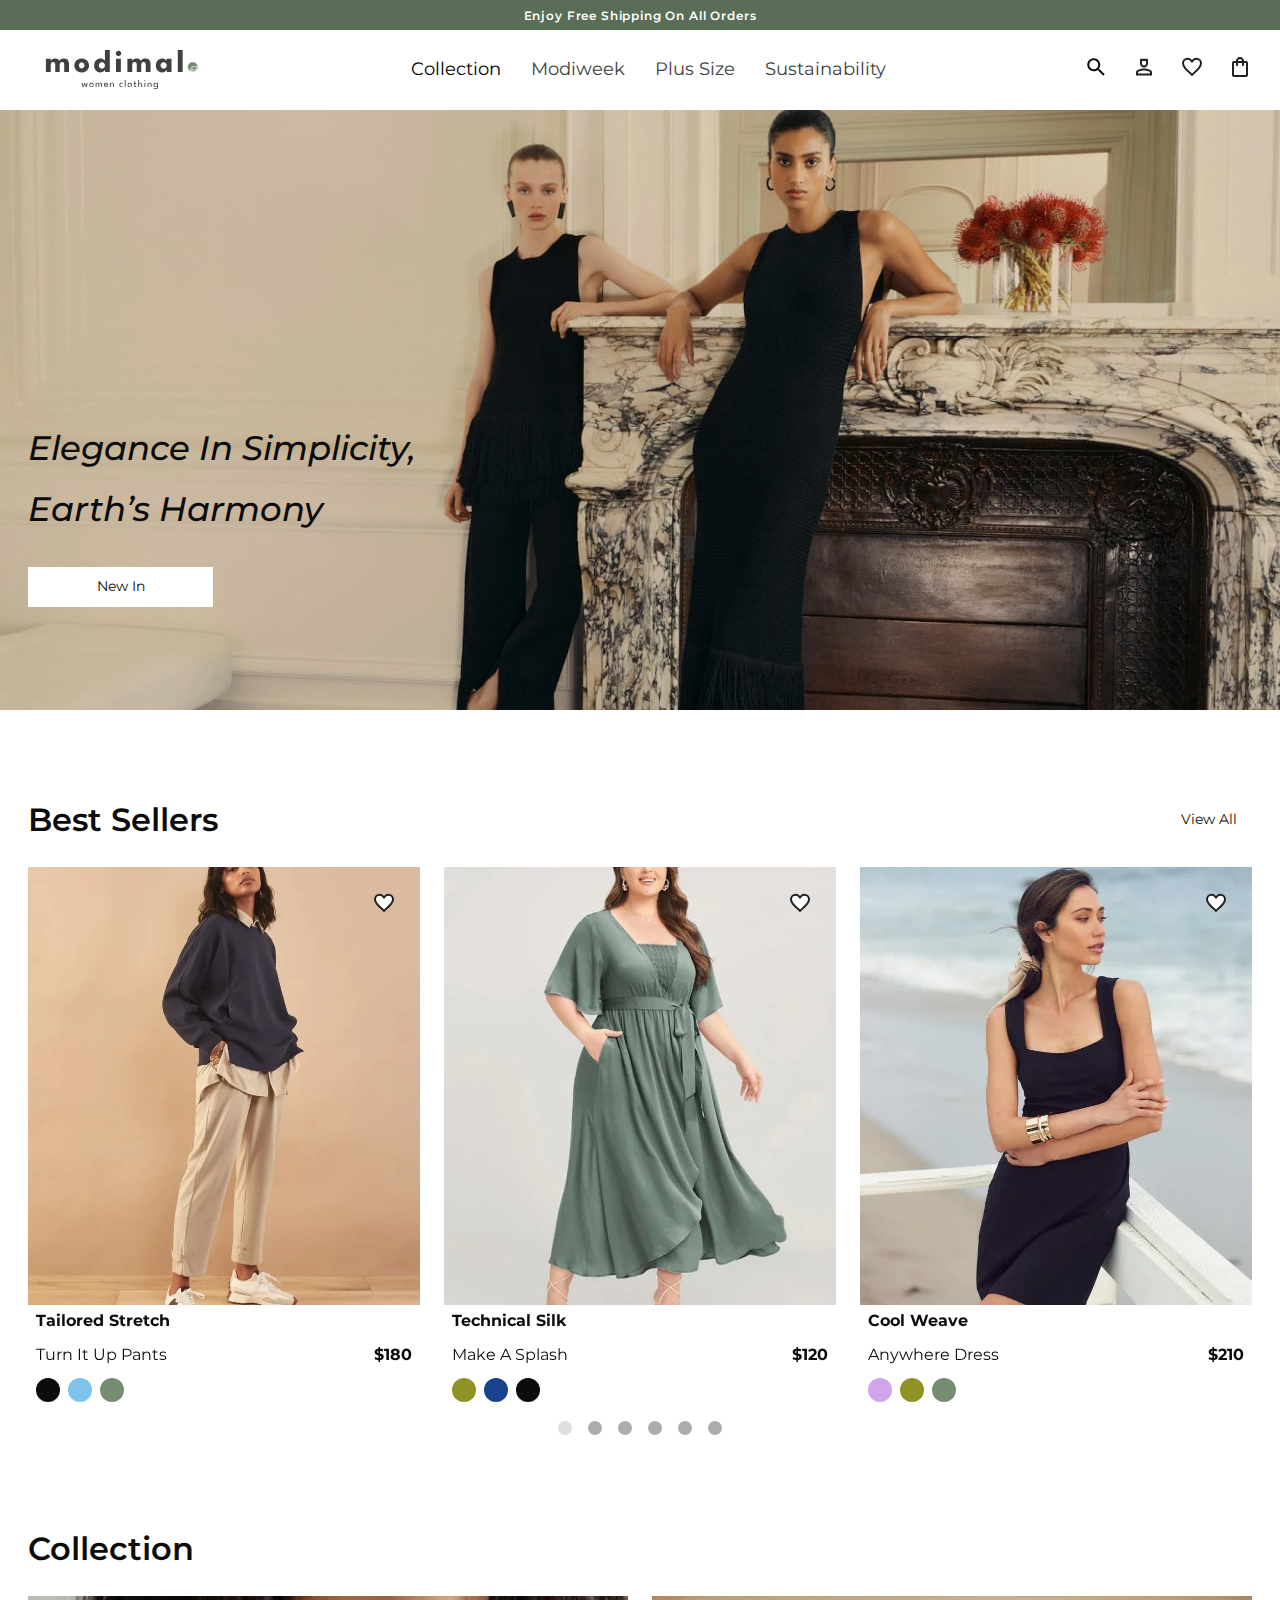
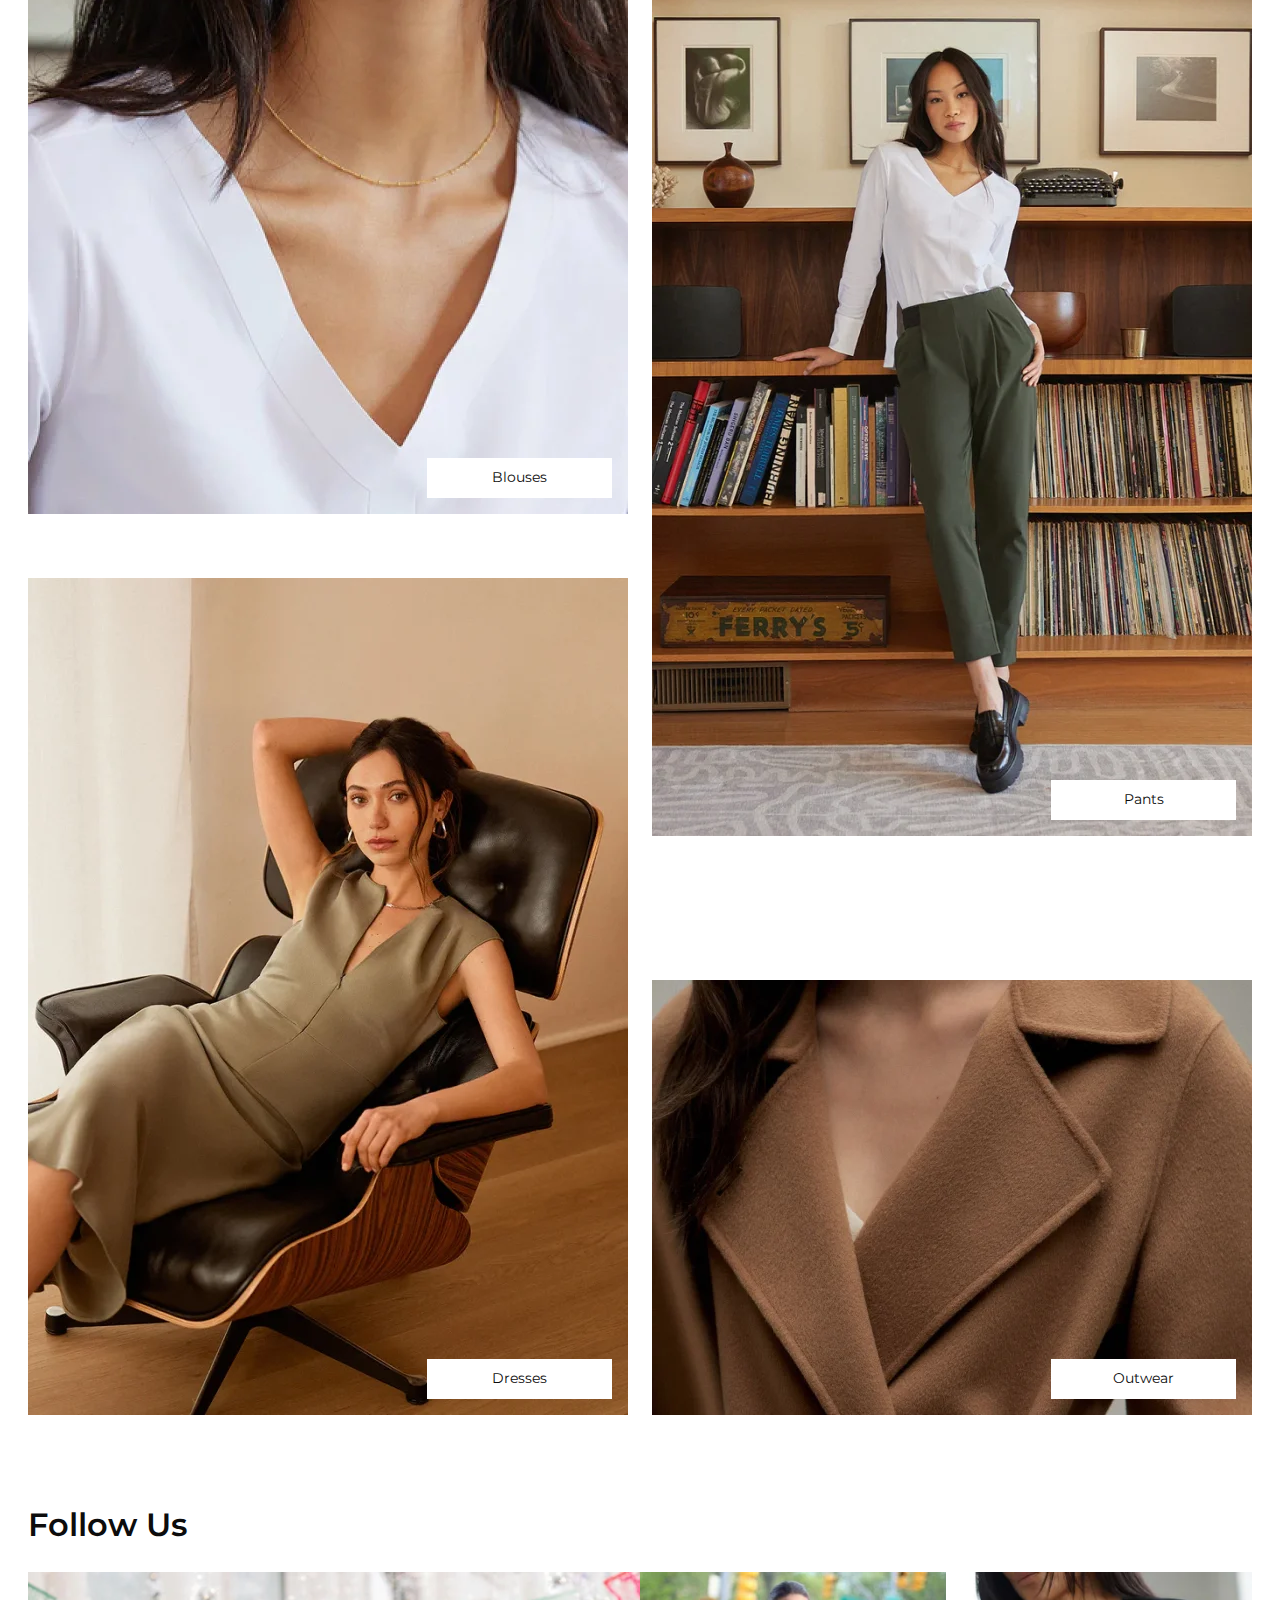
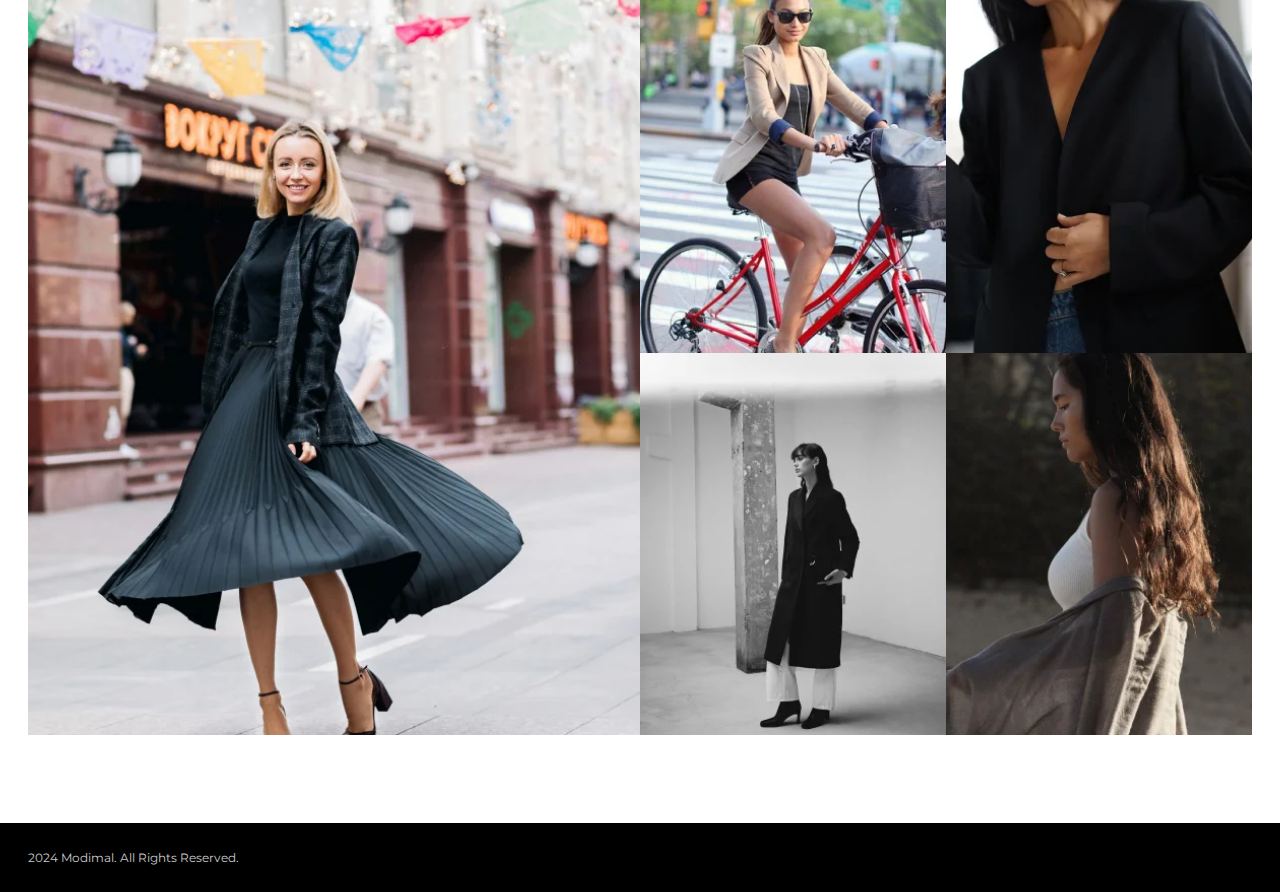
<file: docs/index.html>
<!DOCTYPE html><html lang="en"><head><meta charset="UTF-8"/><meta http-equiv="X-UA-Compatible" content="IE=edge"/><meta name="viewport" content="width=device-width, initial-scale=1.0"/><title>Modimal | ВебКадеми</title><link rel="stylesheet" href="./css/main.css"/><link rel="icon" type="image/x-icon" href="./img/favicons/favicon.svg"><link rel="apple-touch-icon" sizes="180x180" href="./img/favicons/apple-touch-icon.png"></head><body><section class="top-info"><div class="container"><p>Enjoy Free Shipping On&#160;All Orders</p></div></section><header class="header"><div class="container"><div class="header__row"><div class="header__logo"> <a href="#!" class="logo"><img src="./img/logo/logo.svg" alt="Modimal"></a></div><nav class="header__nav nav"><ul class="nav__list"><li><a href="#!" class="active">Collection</a></li><li><a href="#!">Modiweek</a></li><li><a href="#!">Plus Size</a></li><li><a href="#!">Sustainability</a></li></ul></nav><div class="header__account header__account--first"><ul class="account"><li class="account__menu"> <button class="mobile-nav-btn"><div class="nav-icon"></div></button></li><li class="account__search"> <a href="#!"><svg class="icon icon--search"><use href="./img/svgsprite/sprite.symbol.svg#search"></use></svg></a></li><li> <a href="#!"><svg class="icon icon--person"><use href="./img/svgsprite/sprite.symbol.svg#person"></use></svg></a></li></ul></div><div class="header__account"><ul class="account"><li> <a href="#!"><svg class="icon icon--favorite"><use href="./img/svgsprite/sprite.symbol.svg#favorite"></use></svg></a></li><li> <a href="#!"><svg class="icon icon--bag"><use href="./img/svgsprite/sprite.symbol.svg#bag"></use></svg></a></li></ul></div><div class="header__nav-btn"> <button class="mobile-nav-btn"><div class="nav-icon"></div></button></div></div></div></header><div class="mobile-nav"><div class="mobile-nav__links"><ul class="mobile-links"><li class="mobile-links__parent"> <button class="mobile-links__parent-btn"> <span class="mobile-links__parent-title">collection</span><svg class="mobile-links__parent-btn__icon icon icon--arrow-down"><use href="./img/svgsprite/sprite.symbol.svg#arrow-down"></use></svg></button><div class="mobile-sub"><ul class="mobile-sub-list"><li class="mobile-sub-list__item"><a href="#!" class="mobile-sub-list__link">shop all</a></li><li class="mobile-sub-list__item"><a href="#!" class="mobile-sub-list__link">tops & blouses</a></li><li class="mobile-sub-list__item"><a href="#!" class="mobile-sub-list__link">tees</a></li><li class="mobile-sub-list__item"><a href="#!" class="mobile-sub-list__link">pants</a></li><li class="mobile-sub-list__item"><a href="#!" class="mobile-sub-list__link">jackets & outwears</a></li><li class="mobile-sub-list__item"><a href="#!" class="mobile-sub-list__link">pullovers</a></li><li class="mobile-sub-list__item"><a href="#!" class="mobile-sub-list__link">dresses & jumpsuits</a></li><li class="mobile-sub-list__item"><a href="#!" class="mobile-sub-list__link">short & skirts</a></li></ul></div></li><li class="mobile-links__parent"> <button class="mobile-links__parent-btn"> <span class="mobile-links__parent-title">New in</span><svg class="mobile-links__parent-btn__icon icon icon--arrow-down"><use href="./img/svgsprite/sprite.symbol.svg#arrow-down"></use></svg></button><div class="mobile-sub"><ul class="mobile-sub-list"><li class="mobile-sub-list__item"><a href="#!" class="mobile-sub-list__link">shop all</a></li><li class="mobile-sub-list__item"><a href="#!" class="mobile-sub-list__link">tops & blouses</a></li><li class="mobile-sub-list__item"><a href="#!" class="mobile-sub-list__link">tees</a></li><li class="mobile-sub-list__item"><a href="#!" class="mobile-sub-list__link">pants</a></li><li class="mobile-sub-list__item"><a href="#!" class="mobile-sub-list__link">jackets & outwears</a></li><li class="mobile-sub-list__item"><a href="#!" class="mobile-sub-list__link">pullovers</a></li><li class="mobile-sub-list__item"><a href="#!" class="mobile-sub-list__link">dresses & jumpsuits</a></li><li class="mobile-sub-list__item"><a href="#!" class="mobile-sub-list__link">short & skirts</a></li></ul></div></li><li class="mobile-links__parent"> <button class="mobile-links__parent-btn"> <span class="mobile-links__parent-title">modiweek</span><svg class="mobile-links__parent-btn__icon icon icon--arrow-down"><use href="./img/svgsprite/sprite.symbol.svg#arrow-down"></use></svg></button><div class="mobile-sub"><ul class="mobile-sub-list"><li class="mobile-sub-list__item"><a href="#!" class="mobile-sub-list__link">shop all</a></li><li class="mobile-sub-list__item"><a href="#!" class="mobile-sub-list__link">tops & blouses</a></li><li class="mobile-sub-list__item"><a href="#!" class="mobile-sub-list__link">tees</a></li><li class="mobile-sub-list__item"><a href="#!" class="mobile-sub-list__link">pants</a></li><li class="mobile-sub-list__item"><a href="#!" class="mobile-sub-list__link">jackets & outwears</a></li><li class="mobile-sub-list__item"><a href="#!" class="mobile-sub-list__link">pullovers</a></li><li class="mobile-sub-list__item"><a href="#!" class="mobile-sub-list__link">dresses & jumpsuits</a></li><li class="mobile-sub-list__item"><a href="#!" class="mobile-sub-list__link">short & skirts</a></li></ul></div></li></ul></div><div class="mobile-nav__btns"> <a href="#!" class="btn-outline"><svg class="icon icon--person"><use href="./img/svgsprite/sprite.symbol.svg#person"></use></svg>Log In</a> <a href="#!" class="btn-outline">Create Account</a></div></div><main class="main"><section class="hero"><div class="container"><div class="hero__content"><h1 class="hero__title">Elegance in&#160;simplicity, Earth&#8217;s harmony</h1> <a href="#!" class="btn">New In</a></div></div></section><section class="best"><div class="container"><div class="best__title-wrapper"><h2 class="best__title title">Best Sellers</h2><div class="best__link"> <a href="#!" class="btn btn--small">View All</a></div></div><div class="best__cards"><div class="swiper"><div class="swiper-wrapper"><div class="swiper-slide"><article class="card"><div class="card__fav-btn"> <button class="card__btn-fav"><svg class="icon icon--favorite"><use href="./img/svgsprite/sprite.symbol.svg#favorite"></use></svg></button></div><div class="card__picture"><picture><source srcset="./img/best/best-01.webp 1x, ./img/best/best-01@2x.webp 2x" type="image/webp"><source srcset="./img/best/best-01.jpg 1x, ./img/best/best-01@2x.jpg 2x" type="image/jpeg"> <img src="./img/best/best-01.jpg" alt="tailored stretch" class="card__img"></picture></div><div class="card__body"><h3 class="card__title"><a href="#!">tailored stretch</a></h3><div class="card__cols"><div class="card__desc">turn it&#160;up&#160;pants</div><div class="card__price">$180</div></div><div class="card__colors"><div class="color color--black"></div><div class="color color--blue"></div><div class="color color--green"></div></div></div></article></div><div class="swiper-slide"><article class="card"><div class="card__fav-btn"> <button class="card__btn-fav"><svg class="icon icon--favorite"><use href="./img/svgsprite/sprite.symbol.svg#favorite"></use></svg></button></div><div class="card__picture"><picture><source srcset="./img/best/best-02.webp 1x, ./img/best/best-02@2x.webp 2x" type="image/webp"><source srcset="./img/best/best-02.jpg 1x, ./img/best/best-02@2x.jpg 2x" type="image/jpeg"> <img src="./img/best/best-02.jpg" alt="tailored stretch" class="card__img"></picture></div><div class="card__body"><h3 class="card__title"><a href="#!">Technical Silk</a></h3><div class="card__cols"><div class="card__desc">Make A&#160;Splash</div><div class="card__price">$120</div></div><div class="card__colors"><div class="color color--olive"></div><div class="color color--navy"></div><div class="color color--black"></div></div></div></article></div><div class="swiper-slide"><article class="card"><div class="card__fav-btn"> <button class="card__btn-fav"><svg class="icon icon--favorite"><use href="./img/svgsprite/sprite.symbol.svg#favorite"></use></svg></button></div><div class="card__picture"><picture><source srcset="./img/best/best-03.webp 1x, ./img/best/best-03@2x.webp 2x" type="image/webp"><source srcset="./img/best/best-03.jpg 1x, ./img/best/best-03@2x.jpg 2x" type="image/jpeg"> <img src="./img/best/best-03.jpg" alt="tailored stretch" class="card__img"></picture></div><div class="card__body"><h3 class="card__title"><a href="#!">Cool Weave</a></h3><div class="card__cols"><div class="card__desc">Anywhere Dress</div><div class="card__price">$210</div></div><div class="card__colors"><div class="color color--pink"></div><div class="color color--olive"></div><div class="color color--green"></div></div></div></article></div><div class="swiper-slide"><article class="card"><div class="card__fav-btn"> <button class="card__btn-fav"><svg class="icon icon--favorite"><use href="./img/svgsprite/sprite.symbol.svg#favorite"></use></svg></button></div><div class="card__picture"><picture><source srcset="./img/best/best-04.webp 1x, ./img/best/best-04@2x.webp 2x" type="image/webp"><source srcset="./img/best/best-04.jpg 1x, ./img/best/best-04@2x.jpg 2x" type="image/jpeg"> <img src="./img/best/best-04.jpg" alt="tailored stretch" class="card__img"></picture></div><div class="card__body"><h3 class="card__title"><a href="#!">Cool Dress</a></h3><div class="card__cols"><div class="card__desc">Anywhere Dress</div><div class="card__price">$210</div></div><div class="card__colors"><div class="color color--white"></div><div class="color color--black"></div><div class="color color--green"></div></div></div></article></div><div class="swiper-slide"><article class="card"><div class="card__fav-btn"> <button class="card__btn-fav"><svg class="icon icon--favorite"><use href="./img/svgsprite/sprite.symbol.svg#favorite"></use></svg></button></div><div class="card__picture"><picture><source srcset="./img/best/best-05.webp 1x, ./img/best/best-05@2x.webp 2x" type="image/webp"><source srcset="./img/best/best-05.jpg 1x, ./img/best/best-05@2x.jpg 2x" type="image/jpeg"> <img src="./img/best/best-05.jpg" alt="tailored stretch" class="card__img"></picture></div><div class="card__body"><h3 class="card__title"><a href="#!">Cool Blause</a></h3><div class="card__cols"><div class="card__desc">Anywhere Dress</div><div class="card__price">$210</div></div><div class="card__colors"><div class="color color--navy"></div><div class="color color--white"></div><div class="color color--green"></div></div></div></article></div><div class="swiper-slide"><article class="card"><div class="card__fav-btn"> <button class="card__btn-fav"><svg class="icon icon--favorite"><use href="./img/svgsprite/sprite.symbol.svg#favorite"></use></svg></button></div><div class="card__picture"><picture><source srcset="./img/best/best-06.webp 1x, ./img/best/best-06@2x.webp 2x" type="image/webp"><source srcset="./img/best/best-06.jpg 1x, ./img/best/best-06@2x.jpg 2x" type="image/jpeg"> <img src="./img/best/best-06.jpg" alt="tailored stretch" class="card__img"></picture></div><div class="card__body"><h3 class="card__title"><a href="#!">Summer Dress</a></h3><div class="card__cols"><div class="card__desc">Anywhere Dress</div><div class="card__price">$210</div></div><div class="card__colors"><div class="color color--white"></div><div class="color color--olive"></div><div class="color color--green"></div></div></div></article></div></div><div class="swiper-pagination"></div></div></div></div></section><section class="collection"><div class="container"><h2 class="collection__title title">Collection</h2><div class="collection__cols"><div class="collection__col"><article class="card-collection"><picture><source srcset="./img/collection/collection-01.webp 1x, ./img/collection/collection-01@2x.webp 2x" type="image/webp"><source srcset="./img/collection/collection-01.jpg 1x, ./img/collection/collection-01@2x.jpg 2x" type="image/jpeg"> <img src="./img/collection/collection-01.jpg" alt="" class="card-collection__img"></picture><div class="card-collection__link"> <a href="#!" class="btn btn--mobile-wide">Blouses</a></div></article><article class="card-collection"><picture><source srcset="./img/collection/collection-02.webp 1x, ./img/collection/collection-02@2x.webp 2x" type="image/webp"><source srcset="./img/collection/collection-02.jpg 1x, ./img/collection/collection-02@2x.jpg 2x" type="image/jpeg"> <img src="./img/collection/collection-02.jpg" alt="" class="card-collection__img"></picture><div class="card-collection__link"> <a href="#!" class="btn btn--mobile-wide">Dresses</a></div></article></div><div class="collection__col"><article class="card-collection"><picture><source srcset="./img/collection/collection-03.webp 1x, ./img/collection/collection-03@2x.webp 2x" type="image/webp"><source srcset="./img/collection/collection-03.jpg 1x, ./img/collection/collection-03@2x.jpg 2x" type="image/jpeg"> <img src="./img/collection/collection-03.jpg" alt="" class="card-collection__img"></picture><div class="card-collection__link"> <a href="#!" class="btn btn--mobile-wide">Pants</a></div></article><article class="card-collection"><picture><source srcset="./img/collection/collection-04.webp 1x, ./img/collection/collection-04@2x.webp 2x" type="image/webp"><source srcset="./img/collection/collection-04.jpg 1x, ./img/collection/collection-04@2x.jpg 2x" type="image/jpeg"> <img src="./img/collection/collection-04.jpg" alt="" class="card-collection__img"></picture><div class="card-collection__link"> <a href="#!" class="btn btn--mobile-wide">Outwear</a></div></article></div></div></div></section><section class="follow"><div class="container"><h2 class="follow__title title">Follow us</h2><div class="follow__grid"><picture><source srcset="./img/follow/follow-01.webp 1x, ./img/follow/follow-01@2x.webp 2x" type="image/webp"><source srcset="./img/follow/follow-01.jpg 1x, ./img/follow/follow-01@2x.jpg 2x" type="image/jpeg"> <img src="./img/follow/follow-01.jpg" alt="" class="follow__img"></picture><picture><source srcset="./img/follow/follow-02.webp 1x, ./img/follow/follow-02@2x.webp 2x" type="image/webp"><source srcset="./img/follow/follow-02.jpg 1x, ./img/follow/follow-02@2x.jpg 2x" type="image/jpeg"> <img src="./img/follow/follow-02.jpg" alt="" class="follow__img"></picture><picture><source srcset="./img/follow/follow-03.webp 1x, ./img/follow/follow-03@2x.webp 2x" type="image/webp"><source srcset="./img/follow/follow-03.jpg 1x, ./img/follow/follow-03@2x.jpg 2x" type="image/jpeg"> <img src="./img/follow/follow-03.jpg" alt="" class="follow__img"></picture><picture><source srcset="./img/follow/follow-04.webp 1x, ./img/follow/follow-04@2x.webp 2x" type="image/webp"><source srcset="./img/follow/follow-04.jpg 1x, ./img/follow/follow-04@2x.jpg 2x" type="image/jpeg"> <img src="./img/follow/follow-04.jpg" alt="" class="follow__img"></picture><picture><source srcset="./img/follow/follow-05.webp 1x, ./img/follow/follow-05@2x.webp 2x" type="image/webp"><source srcset="./img/follow/follow-05.jpg 1x, ./img/follow/follow-05@2x.jpg 2x" type="image/jpeg"> <img src="./img/follow/follow-05.jpg" alt="" class="follow__img"></picture></div></div></section></main><footer class="footer"><div class="container"><div class="footer__copyright"><p>2024 modimal. All Rights Reserved.</p></div></div></footer><script src="./js/index.bundle.js"></script></body></html>
</file>
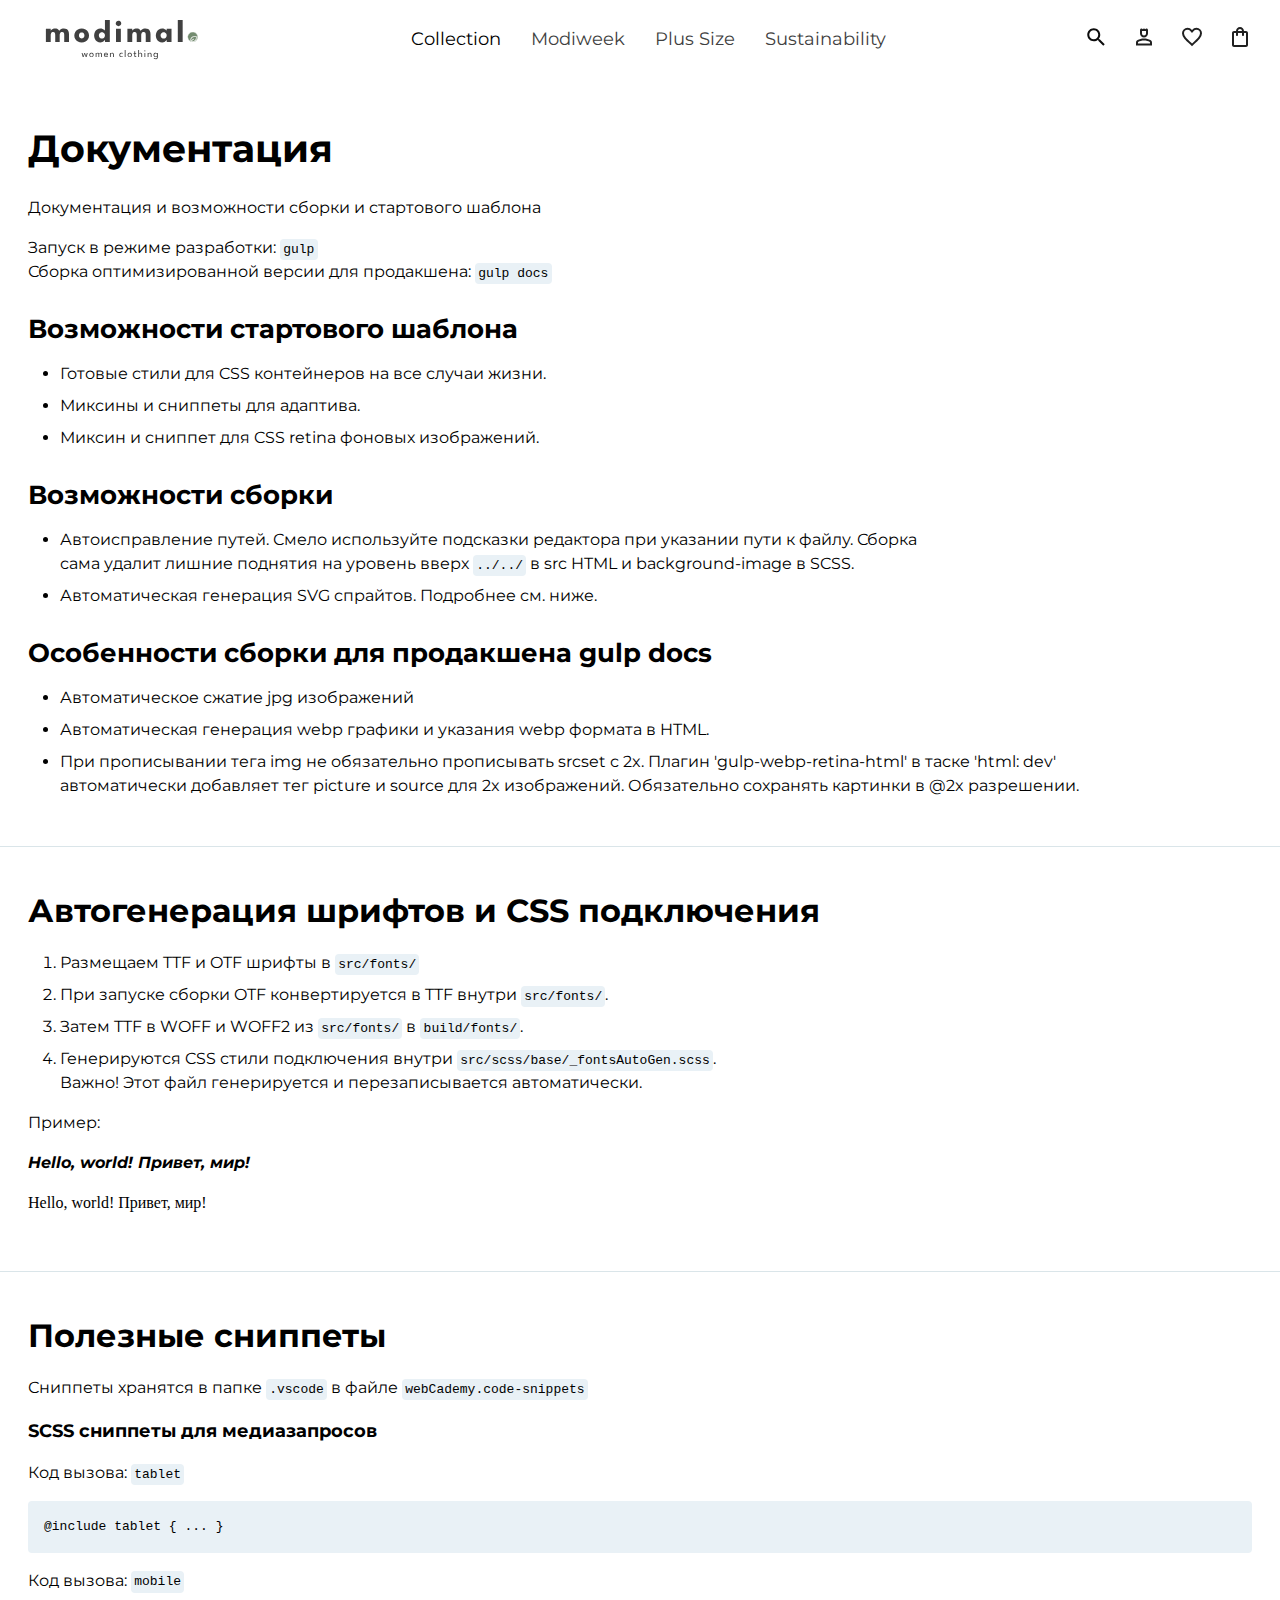
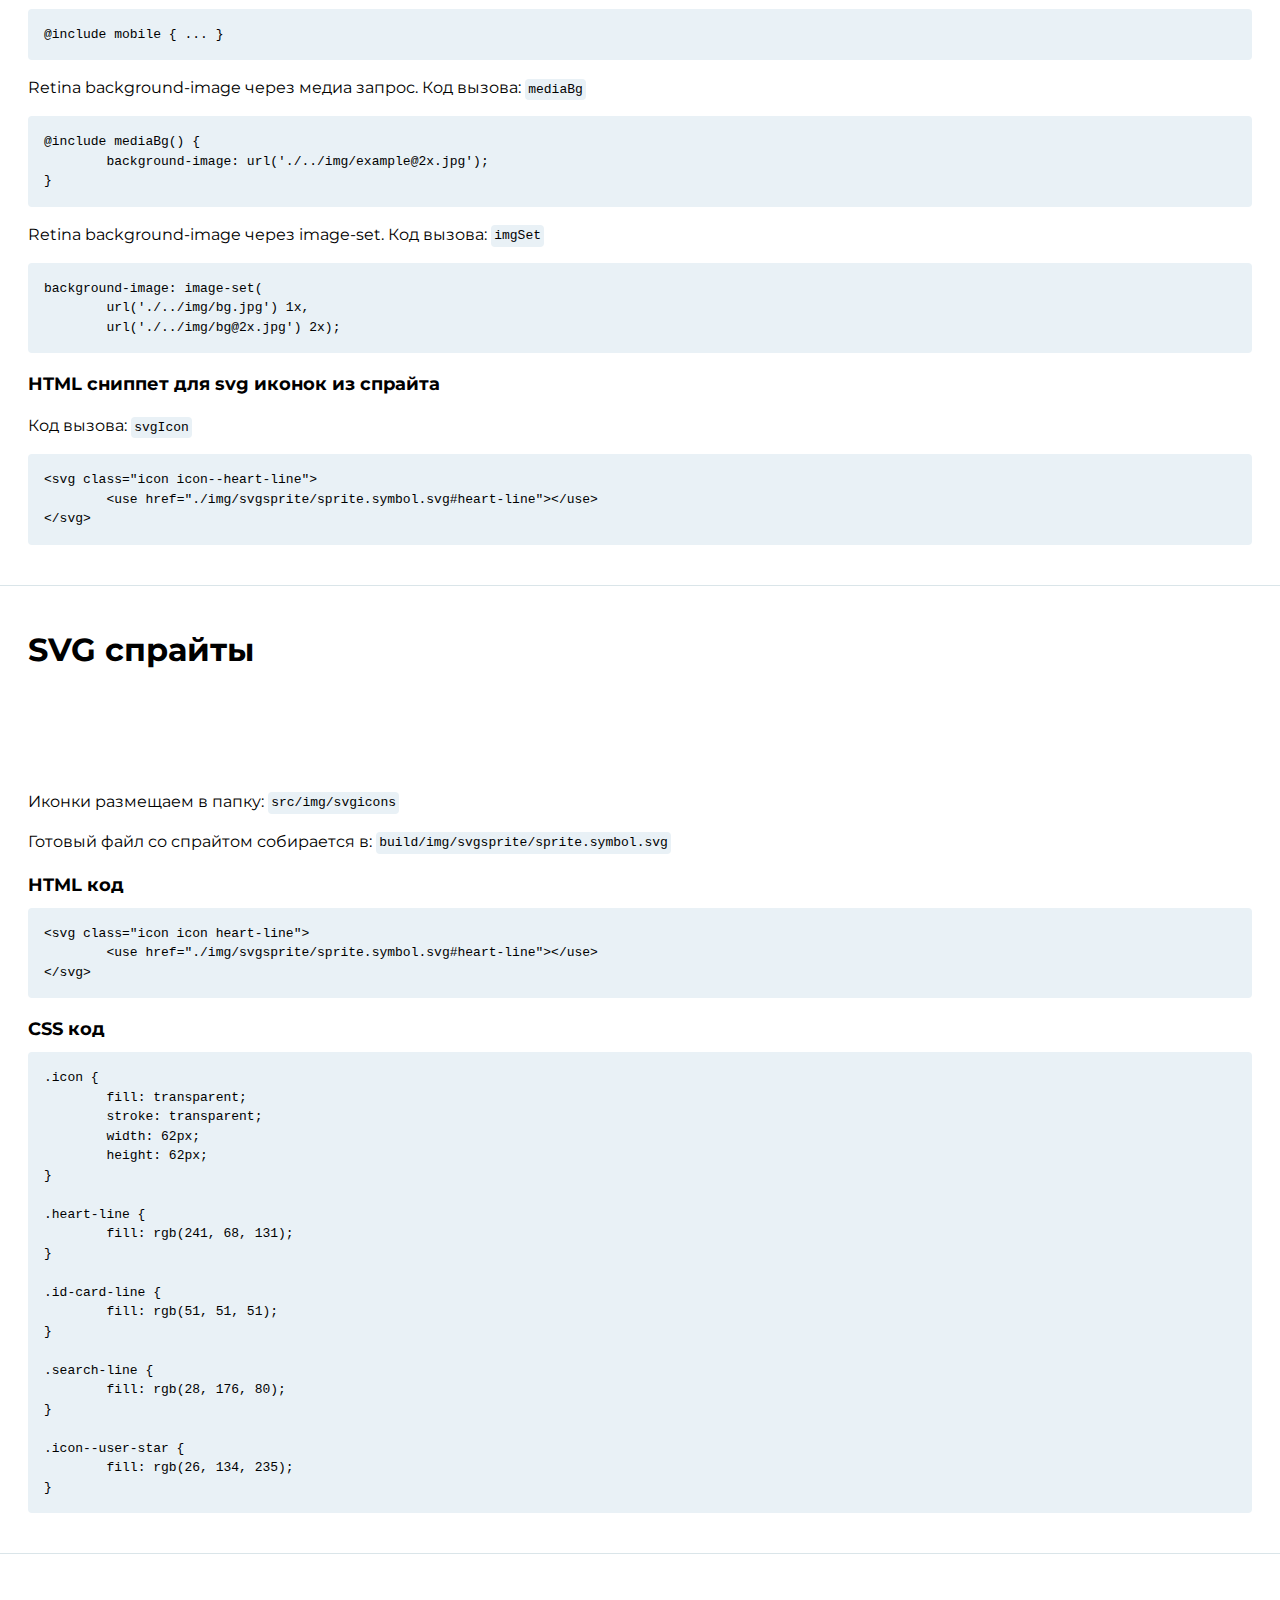
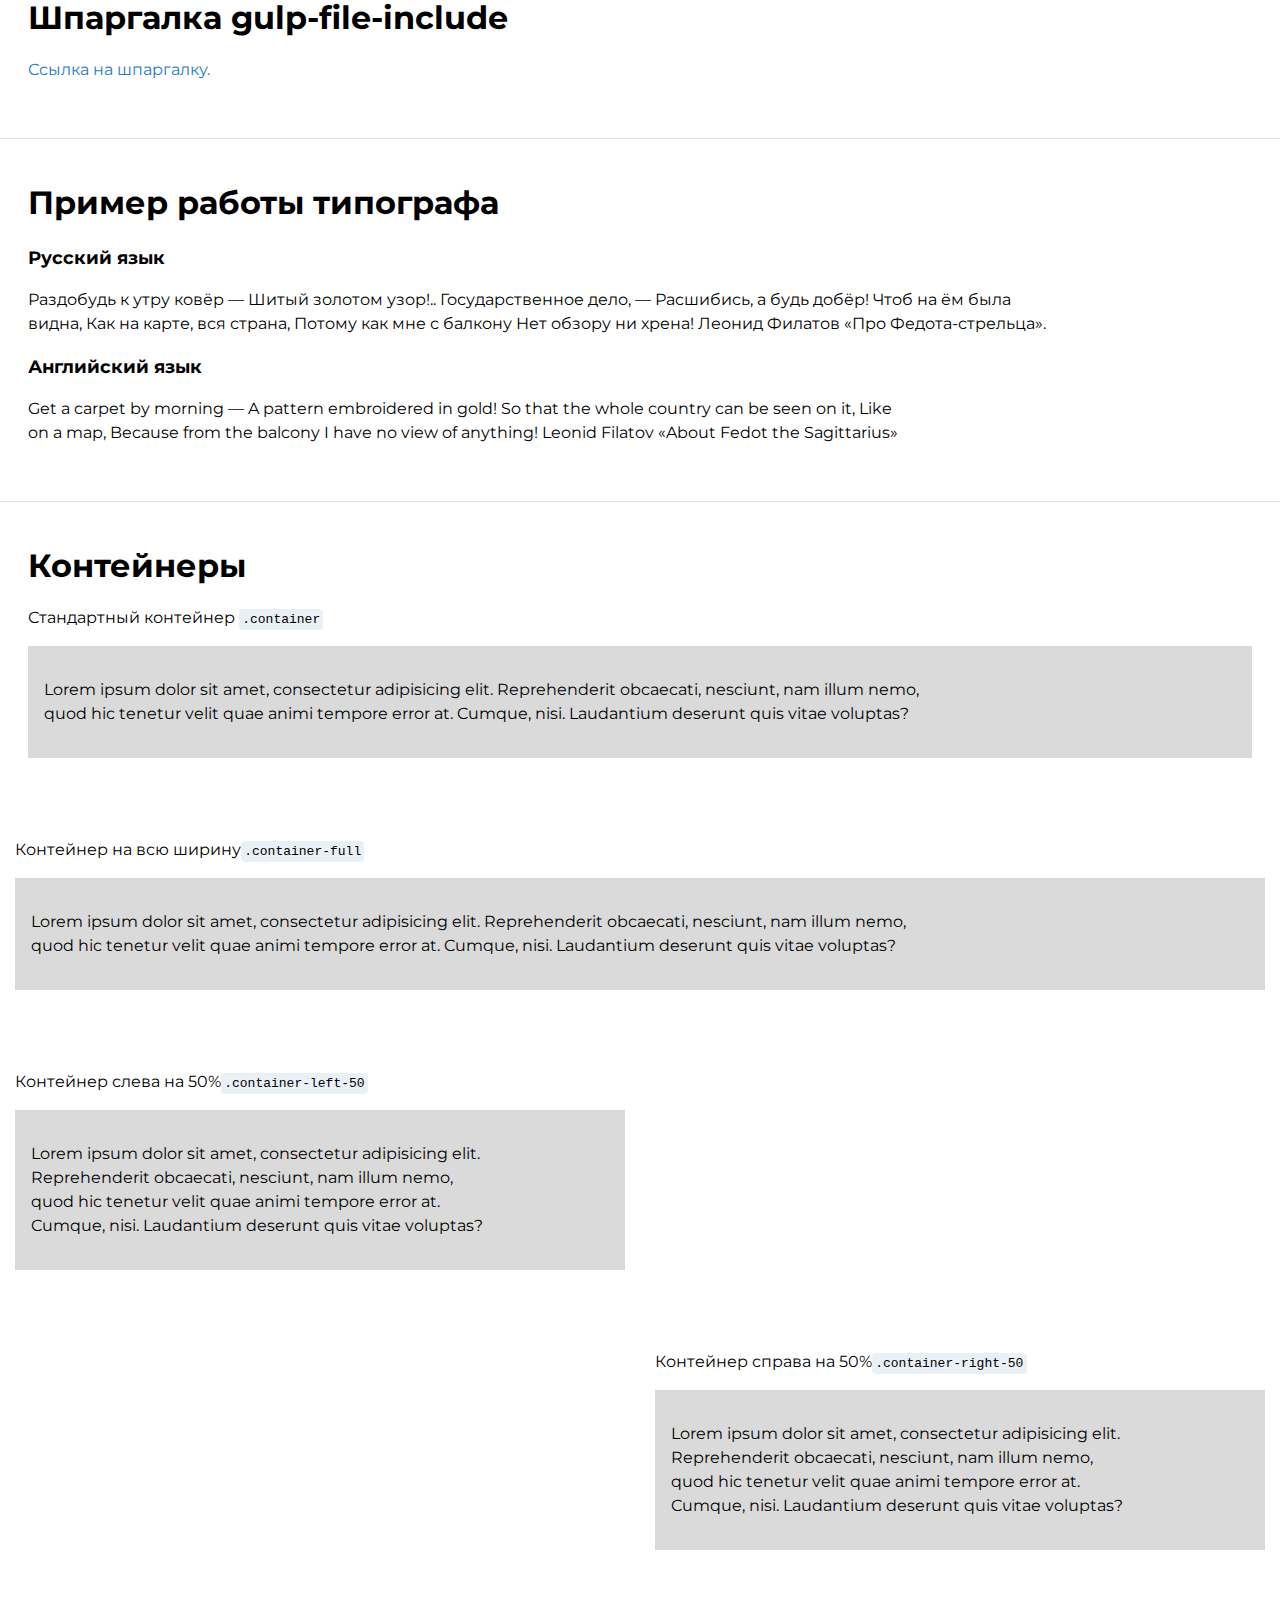
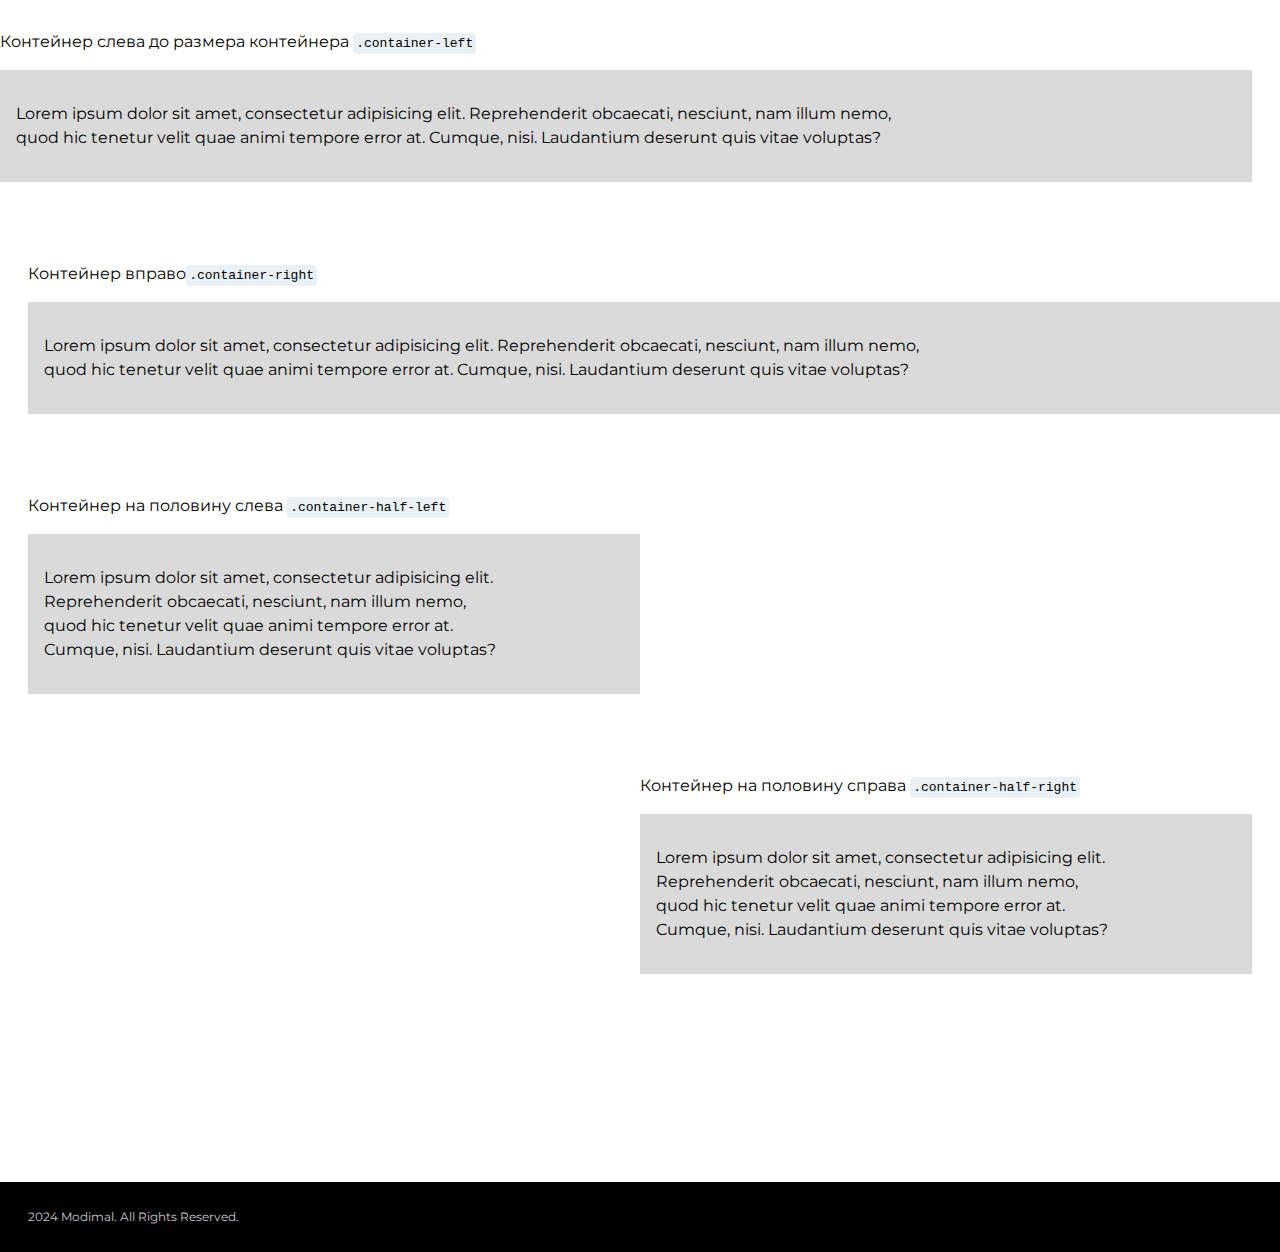
<file: docs/docs.html>
<!DOCTYPE html><html lang="en"><head><meta charset="UTF-8"/><meta http-equiv="X-UA-Compatible" content="IE=edge"/><meta name="viewport" content="width=device-width, initial-scale=1.0"/><title>Стартовый шаблон | ВебКадеми</title><link rel="stylesheet" href="./css/main.css"/><link rel="icon" type="image/x-icon" href="./img/favicons/favicon.svg"><link rel="apple-touch-icon" sizes="180x180" href="./img/favicons/apple-touch-icon.png"></head><body><header class="header"><div class="container"><div class="header__row"><div class="header__logo"> <a href="#!" class="logo"><img src="./img/logo/logo.svg" alt="Modimal"></a></div><nav class="header__nav nav"><ul class="nav__list"><li><a href="#!" class="active">Collection</a></li><li><a href="#!">Modiweek</a></li><li><a href="#!">Plus Size</a></li><li><a href="#!">Sustainability</a></li></ul></nav><div class="header__account header__account--first"><ul class="account"><li class="account__menu"> <button class="mobile-nav-btn"><div class="nav-icon"></div></button></li><li class="account__search"> <a href="#!"><svg class="icon icon--search"><use href="./img/svgsprite/sprite.symbol.svg#search"></use></svg></a></li><li> <a href="#!"><svg class="icon icon--person"><use href="./img/svgsprite/sprite.symbol.svg#person"></use></svg></a></li></ul></div><div class="header__account"><ul class="account"><li> <a href="#!"><svg class="icon icon--favorite"><use href="./img/svgsprite/sprite.symbol.svg#favorite"></use></svg></a></li><li> <a href="#!"><svg class="icon icon--bag"><use href="./img/svgsprite/sprite.symbol.svg#bag"></use></svg></a></li></ul></div><div class="header__nav-btn"> <button class="mobile-nav-btn"><div class="nav-icon"></div></button></div></div></div></header><div class="mobile-nav"><div class="mobile-nav__links"><ul class="mobile-links"><li class="mobile-links__parent"> <button class="mobile-links__parent-btn"> <span class="mobile-links__parent-title">collection</span><svg class="mobile-links__parent-btn__icon icon icon--arrow-down"><use href="./img/svgsprite/sprite.symbol.svg#arrow-down"></use></svg></button><div class="mobile-sub"><ul class="mobile-sub-list"><li class="mobile-sub-list__item"><a href="#!" class="mobile-sub-list__link">shop all</a></li><li class="mobile-sub-list__item"><a href="#!" class="mobile-sub-list__link">tops & blouses</a></li><li class="mobile-sub-list__item"><a href="#!" class="mobile-sub-list__link">tees</a></li><li class="mobile-sub-list__item"><a href="#!" class="mobile-sub-list__link">pants</a></li><li class="mobile-sub-list__item"><a href="#!" class="mobile-sub-list__link">jackets & outwears</a></li><li class="mobile-sub-list__item"><a href="#!" class="mobile-sub-list__link">pullovers</a></li><li class="mobile-sub-list__item"><a href="#!" class="mobile-sub-list__link">dresses & jumpsuits</a></li><li class="mobile-sub-list__item"><a href="#!" class="mobile-sub-list__link">short & skirts</a></li></ul></div></li><li class="mobile-links__parent"> <button class="mobile-links__parent-btn"> <span class="mobile-links__parent-title">New in</span><svg class="mobile-links__parent-btn__icon icon icon--arrow-down"><use href="./img/svgsprite/sprite.symbol.svg#arrow-down"></use></svg></button><div class="mobile-sub"><ul class="mobile-sub-list"><li class="mobile-sub-list__item"><a href="#!" class="mobile-sub-list__link">shop all</a></li><li class="mobile-sub-list__item"><a href="#!" class="mobile-sub-list__link">tops & blouses</a></li><li class="mobile-sub-list__item"><a href="#!" class="mobile-sub-list__link">tees</a></li><li class="mobile-sub-list__item"><a href="#!" class="mobile-sub-list__link">pants</a></li><li class="mobile-sub-list__item"><a href="#!" class="mobile-sub-list__link">jackets & outwears</a></li><li class="mobile-sub-list__item"><a href="#!" class="mobile-sub-list__link">pullovers</a></li><li class="mobile-sub-list__item"><a href="#!" class="mobile-sub-list__link">dresses & jumpsuits</a></li><li class="mobile-sub-list__item"><a href="#!" class="mobile-sub-list__link">short & skirts</a></li></ul></div></li><li class="mobile-links__parent"> <button class="mobile-links__parent-btn"> <span class="mobile-links__parent-title">modiweek</span><svg class="mobile-links__parent-btn__icon icon icon--arrow-down"><use href="./img/svgsprite/sprite.symbol.svg#arrow-down"></use></svg></button><div class="mobile-sub"><ul class="mobile-sub-list"><li class="mobile-sub-list__item"><a href="#!" class="mobile-sub-list__link">shop all</a></li><li class="mobile-sub-list__item"><a href="#!" class="mobile-sub-list__link">tops & blouses</a></li><li class="mobile-sub-list__item"><a href="#!" class="mobile-sub-list__link">tees</a></li><li class="mobile-sub-list__item"><a href="#!" class="mobile-sub-list__link">pants</a></li><li class="mobile-sub-list__item"><a href="#!" class="mobile-sub-list__link">jackets & outwears</a></li><li class="mobile-sub-list__item"><a href="#!" class="mobile-sub-list__link">pullovers</a></li><li class="mobile-sub-list__item"><a href="#!" class="mobile-sub-list__link">dresses & jumpsuits</a></li><li class="mobile-sub-list__item"><a href="#!" class="mobile-sub-list__link">short & skirts</a></li></ul></div></li></ul></div><div class="mobile-nav__btns"> <a href="#!" class="btn-outline"><svg class="icon icon--person"><use href="./img/svgsprite/sprite.symbol.svg#person"></use></svg>Log In</a> <a href="#!" class="btn-outline">Create Account</a></div></div><main class="docs"><section><div class="container"><h1 class="title-1">Документация</h1><p>Документация и&#160;возможности сборки и&#160;стартового шаблона</p><p> Запуск в&#160;режиме разработки: <code>gulp</code><br> Сборка оптимизированной версии для продакшена: <code>gulp docs</code></p><h3 class="title-3">Возможности стартового шаблона</h3><ul><li>Готовые стили для CSS контейнеров на&#160;все случаи жизни.</li><li>Миксины и&#160;сниппеты для адаптива.</li><li>Миксин и&#160;сниппет для CSS retina фоновых изображений.</li></ul><h3 class="title-3">Возможности сборки</h3><ul><li>Автоисправление путей. Смело используйте подсказки редактора при указании пути к&#160;файлу. Сборка сама удалит лишние поднятия на&#160;уровень вверх <code>../../</code> в&#160;src HTML и background-image в&#160;SCSS.</li><li>Автоматическая генерация SVG спрайтов. Подробнее см.&#160;ниже.</li></ul><h3 class="title-3">Особенности сборки для продакшена gulp docs</h3><ul><li>Автоматическое сжатие jpg изображений</li><li>Автоматическая генерация webp графики и&#160;указания webp формата в&#160;HTML.</li><li>При прописывании тега img не&#160;обязательно прописывать srcset с&#160;2x. Плагин 'gulp-webp-retina-html' в&#160;таске 'html: dev' автоматически добавляет тег picture и&#160;source для 2x изображений. Обязательно сохранять картинки в&#160;@2x разрешении.</li></ul></div></section><section><div class="container"><h2 class="title-2">Автогенерация шрифтов и&#160;CSS подключения</h2><ol><li>Размещаем TTF и&#160;OTF шрифты в&#160;<code>src/fonts/</code></li><li>При запуске сборки OTF конвертируется в&#160;TTF внутри <code>src/fonts/</code>.</li><li>Затем TTF в&#160;WOFF и&#160;WOFF2 из&#160;<code>src/fonts/</code> в&#160;<code>build/fonts/</code>.</li><li>Генерируются CSS стили подключения внутри <code>src/scss/base/_fontsAutoGen.scss</code>.<br> Важно! Этот файл генерируется и&#160;перезаписывается автоматически.</li></ol><p> Пример:</p><p class="font-1">Hello, world! Привет, мир!</p><p class="font-2">Hello, world! Привет, мир!</p></div></section><section><div class="container"><h2 class="title-2">Полезные сниппеты</h2><p>Сниппеты хранятся в&#160;папке <code>.vscode</code> в&#160;файле <code>webCademy.code-snippets</code></p><h4 class="title-4">SCSS сниппеты для медиазапросов</h4><p>Код вызова: <code>tablet</code></p><pre class="code">@include tablet { ... }</pre><p>Код вызова: <code>mobile</code></p><pre class="code">@include mobile { ... }</pre><p>Retina background-image через медиа запрос. Код вызова: <code>mediaBg</code></p><pre class="code">
@include mediaBg() {
	background-image: url('./../img/example@2x.jpg');
}</pre><p>Retina background-image через image-set. Код вызова: <code>imgSet</code></p><pre class="code">background-image: image-set(
	url('./../img/bg.jpg') 1x,
	url('./../img/bg@2x.jpg') 2x);</pre><h4 class="title-4">HTML сниппет для svg иконок из&#160;спрайта</h4><p>Код вызова: <code>svgIcon</code></p><pre class="code">
&lt;svg class="icon icon--heart-line"&gt;
	&lt;use href="./img/svgsprite/sprite.symbol.svg#heart-line"&gt;&lt;/use&gt;
&lt;/svg&gt;
</pre></div></section><section><div class="container"><h2 class="title-2">SVG спрайты</h2><div class="icons-wrapper"><svg class="icon icon--heart-line"><use href="./img/svgsprite/sprite.symbol.svg#heart-line"></use></svg><svg class="icon icon--id-card-line"><use href="./img/svgsprite/sprite.symbol.svg#id-card-line"></use></svg><svg class="icon icon--search-line"><use href="./img/svgsprite/sprite.symbol.svg#search-line"></use></svg><svg class="icon icon--user-star"><use href="./img/svgsprite/sprite.symbol.svg#user-star-line"></use></svg></div><p> Иконки размещаем в&#160;папку: <code>src/img/svgicons</code></p><p> Готовый файл со&#160;спрайтом собирается в: <code>build/img/svgsprite/sprite.symbol.svg</code></p><h4 class="title-4">HTML код</h4><pre class="code">&lt;svg class="icon icon heart-line"&gt;
	&lt;use href="./img/svgsprite/sprite.symbol.svg#heart-line"&gt;&lt;/use&gt;
&lt;/svg&gt;</pre><h4 class="title-4">CSS код</h4><pre class="code">.icon {
	fill: transparent;
	stroke: transparent;
	width: 62px;
	height: 62px;
}

.heart-line {
	fill: rgb(241, 68, 131);
}

.id-card-line {
	fill: rgb(51, 51, 51);
}

.search-line {
	fill: rgb(28, 176, 80);
}

.icon--user-star {
	fill: rgb(26, 134, 235);
}</pre></div></section><section><div class="container"><h2 class="title-2">Шпаргалка gulp-file-include</h2><p> <a href="https://opalescent-side-463.notion.site/Gulp-file-include-ae5885e857cc4658987dd30f40b77e74?pvs=4" target="_blank">Ссылка на&#160;шпаргалку.</a></p></div></section><section><div class="container"><h2 class="title-2">Пример работы типографа</h2><h4 class="title-4">Русский язык</h4><p>Раздобудь к&#160;утру ковёр&#160;&#8212; Шитый золотом узор!.. Государственное дело,&#160;&#8212; Расшибись, а&#160;будь добёр! Чтоб на&#160;ём&#160;была видна, Как на&#160;карте, вся страна, Потому как мне с&#160;балкону Нет обзору ни&#160;хрена! Леонид Филатов &#171;Про Федота-стрельца&#187;.</p><h4 class="title-4">Английский язык</h4><p>Get a&#160;carpet by&#160;morning&#160;&#8212; A&#160;pattern embroidered in&#160;gold! So&#160;that the whole country can be&#160;seen on&#160;it, Like on&#160;a&#160;map, Because from the balcony I&#160;have no&#160;view of&#160;anything! Leonid Filatov &#171;About Fedot the Sagittarius&#187;</p></div></section><section><div class="container"><h2 class="title-2">Контейнеры</h2></div><div class="container"><p>Стандартный контейнер <code>.container</code></p><div class="content-demo"><p>Lorem ipsum dolor sit amet, consectetur adipisicing elit. Reprehenderit obcaecati, nesciunt, nam illum nemo, quod hic tenetur velit quae animi tempore error&#160;at. Cumque, nisi. Laudantium deserunt quis vitae voluptas?</p></div></div><div class="container-full"><p>Контейнер на&#160;всю ширину<code>.container-full</code></p><div class="content-demo"><p>Lorem ipsum dolor sit amet, consectetur adipisicing elit. Reprehenderit obcaecati, nesciunt, nam illum nemo, quod hic tenetur velit quae animi tempore error&#160;at. Cumque, nisi. Laudantium deserunt quis vitae voluptas?</p></div></div><div class="container-left-50"><p>Контейнер слева на&#160;50%<code>.container-left-50</code></p><div class="content-demo"><p>Lorem ipsum dolor sit amet, consectetur adipisicing elit. Reprehenderit obcaecati, nesciunt, nam illum nemo, quod hic tenetur velit quae animi tempore error&#160;at. Cumque, nisi. Laudantium deserunt quis vitae voluptas?</p></div></div><div class="container-right-50"><p>Контейнер справа на&#160;50%<code>.container-right-50</code></p><div class="content-demo"><p>Lorem ipsum dolor sit amet, consectetur adipisicing elit. Reprehenderit obcaecati, nesciunt, nam illum nemo, quod hic tenetur velit quae animi tempore error&#160;at. Cumque, nisi. Laudantium deserunt quis vitae voluptas?</p></div></div><div class="container-left"><p>Контейнер слева до&#160;размера контейнера <code>.container-left</code></p><div class="content-demo"><p>Lorem ipsum dolor sit amet, consectetur adipisicing elit. Reprehenderit obcaecati, nesciunt, nam illum nemo, quod hic tenetur velit quae animi tempore error&#160;at. Cumque, nisi. Laudantium deserunt quis vitae voluptas?</p></div></div><div class="container-right"><p>Контейнер вправо<code>.container-right</code></p><div class="content-demo"><p>Lorem ipsum dolor sit amet, consectetur adipisicing elit. Reprehenderit obcaecati, nesciunt, nam illum nemo, quod hic tenetur velit quae animi tempore error&#160;at. Cumque, nisi. Laudantium deserunt quis vitae voluptas?</p></div></div><div class="container-half-left"><p>Контейнер на&#160;половину слева <code>.container-half-left</code></p><div class="content-demo"><p>Lorem ipsum dolor sit amet, consectetur adipisicing elit. Reprehenderit obcaecati, nesciunt, nam illum nemo, quod hic tenetur velit quae animi tempore error&#160;at. Cumque, nisi. Laudantium deserunt quis vitae voluptas?</p></div></div><div class="container-half-right"><p>Контейнер на&#160;половину справа <code>.container-half-right</code></p><div class="content-demo"><p>Lorem ipsum dolor sit amet, consectetur adipisicing elit. Reprehenderit obcaecati, nesciunt, nam illum nemo, quod hic tenetur velit quae animi tempore error&#160;at. Cumque, nisi. Laudantium deserunt quis vitae voluptas?</p></div></div></section></main><footer class="footer"><div class="container"><div class="footer__copyright"><p>2024 modimal. All Rights Reserved.</p></div></div></footer><script src="./js/index.bundle.js"></script></body></html>
</file>
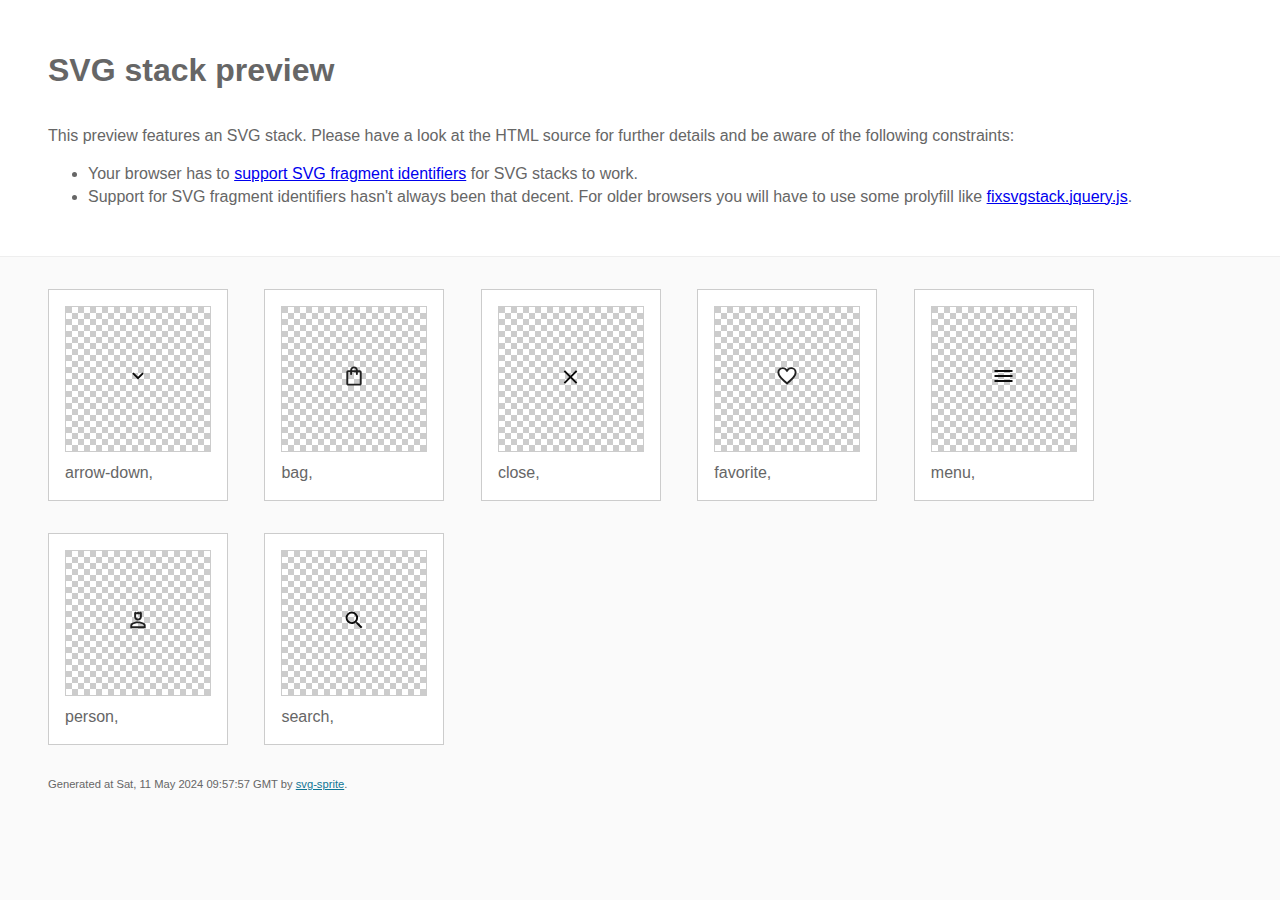
<file: docs/img/svgsprite/stack/sprite.stack.html>
<!doctype html>
<html lang="en">
    <head>
        <meta charset="utf-8">
        <title>SVG stack preview | svg-sprite</title>
        <style>
            body {
                padding: 0;
                margin: 0;
                color: #666;
                background: #fafafa;
                font-family: Arial, Helvetica, sans-serif;
                font-size: 1em;
                line-height: 1.4;
            }

            header {
                display: block;
                padding: 3em 3em 2em;
                background-color: #fff;
            }

            header p {
                margin: 2em 0 0;
            }

            section {
                border-top: 1px solid #eee;
                padding: 2em 3em 0;
            }

            section ul {
                margin: 0;
                padding: 0;
            }

            section li {
                display: inline-block;
                background-color: #fff;
                position: relative;
                margin: 0 2em 2em 0;
                vertical-align: top;
                border: 1px solid #ccc;
                padding: 1em 1em 3em;
                cursor: default;
            }

            .icon-box {
                margin: 0;
                width: 144px;
                height: 144px;
                position: relative;
                background: #ccc url("data:image/svg+xml,%3Csvg xmlns='http://www.w3.org/2000/svg' width='12' height='12'%3E%3Cpath fill='%23fff' d='M6 0h6v6H6zM0 6h6v6H0z'/%3E%3C/svg%3E") top left repeat;
                border: 1px solid #ccc;
                display: table-cell;
                vertical-align: middle;
                text-align: center;
            }

            .icon {
                display: inline-block;
            }

            h1 {
                margin-top: 0;
            }

            h2 {
                margin: 0;
                padding: 0;
                font-size: 1em;
                font-weight: 400;
                white-space: nowrap;
                overflow: hidden;
                text-overflow: ellipsis;
                position: absolute;
                left: 1em;
                right: 1em;
                bottom: 1em;
            }

            footer {
                display: block;
                margin: 0;
                padding: 0 3em 3em;
            }

            footer p {
                margin: 0;
                font-size: .7em;
            }

            footer a {
                color: #0f7595;
                margin-left: 0;
            }
        </style>

<!--
Sprite shape dimensions
====================================================================================================
You will need to set the sprite shape dimensions via CSS when you use them as stack SVGs, otherwise
they would become a huge 100% in size. You may use the following dimension classes for doing so.
They might well be outsourced to an external stylesheet of course.
-->

<style>
 .svg-arrow-down-dims { width: 24px; height: 24px; }
 .svg-bag-dims { width: 24px; height: 24px; }
 .svg-close-dims { width: 15px; height: 14px; }
 .svg-favorite-dims { width: 24px; height: 24px; }
 .svg-menu-dims { width: 25px; height: 24px; }
 .svg-person-dims { width: 24px; height: 24px; }
 .svg-search-dims { width: 24px; height: 24px; }
</style>

<!--
====================================================================================================
-->

    </head>
    <body>
        <header>
            <h1>SVG stack preview</h1>
            <p>This preview features an SVG stack. Please have a look at the HTML source for further details and be aware of the following constraints:</p>
            <ul>
                <li>Your browser has to <a href="https://caniuse.com/svg-fragment" target="_blank" rel="noopener noreferrer">support SVG fragment identifiers</a> for SVG stacks to work.</li>
                <li>Support for SVG fragment identifiers hasn't always been that decent. For older browsers you will have to use some prolyfill like <a href="https://github.com/preciousforever/SVG-Stacker/blob/master/fixsvgstack.jquery.js" target="_blank" rel="noopener noreferrer">fixsvgstack.jquery.js</a>.</li>
            </ul>
        </header>
        <section>

<!--
SVG stack
====================================================================================================
These SVG images make use of fragment identifiers (IDs) to reference certain portions of the
external sprite. By default, all shapes inside the sprite are hidden by CSS. The `:target` pseudo
selector is used to show the very shape that is referenced by the fragment identifier.
-->

            <ul>

             <li title="arrow-down">
                    <div class="icon-box">
                        <img src="svg/sprite.stack.svg#arrow-down" class="svg-arrow-down-dims" alt="arrow-down">
                    </div>
                    <h2>arrow-down, </h2>
                </li>
             <li title="bag">
                    <div class="icon-box">
                        <img src="svg/sprite.stack.svg#bag" class="svg-bag-dims" alt="bag">
                    </div>
                    <h2>bag, </h2>
                </li>
             <li title="close">
                    <div class="icon-box">
                        <img src="svg/sprite.stack.svg#close" class="svg-close-dims" alt="close">
                    </div>
                    <h2>close, </h2>
                </li>
             <li title="favorite">
                    <div class="icon-box">
                        <img src="svg/sprite.stack.svg#favorite" class="svg-favorite-dims" alt="favorite">
                    </div>
                    <h2>favorite, </h2>
                </li>
             <li title="menu">
                    <div class="icon-box">
                        <img src="svg/sprite.stack.svg#menu" class="svg-menu-dims" alt="menu">
                    </div>
                    <h2>menu, </h2>
                </li>
             <li title="person">
                    <div class="icon-box">
                        <img src="svg/sprite.stack.svg#person" class="svg-person-dims" alt="person">
                    </div>
                    <h2>person, </h2>
                </li>
             <li title="search">
                    <div class="icon-box">
                        <img src="svg/sprite.stack.svg#search" class="svg-search-dims" alt="search">
                    </div>
                    <h2>search, </h2>
                </li>
         </ul>

<!--
====================================================================================================
-->

        </section>
        <footer>
            <p>Generated at Sat, 11 May 2024 09:57:57 GMT by <a href="https://github.com/svg-sprite/svg-sprite" target="_blank" rel="noopener noreferrer">svg-sprite</a>.</p>
        </footer>
    </body>
</html>
</file>
<file: docs/css/main.css>
@charset "UTF-8";@import url(https://fonts.googleapis.com/css?family=Montserrat:100,200,300,regular,500,600,700,800,900,100italic,200italic,300italic,italic,500italic,600italic,700italic,800italic,900italic);*{padding:0;margin:0;border:0}*,::after,::before{-webkit-box-sizing:border-box;box-sizing:border-box}a,a:hover,a:link,a:visited{text-decoration:none}aside,footer,header,legend,main,nav,section{display:block}h1,h2,h3,h4,h5,h6,p{font-size:inherit;font-weight:inherit}ul,ul li{list-style:none}img{vertical-align:top}img,svg{max-width:100%;height:auto}address{font-style:normal}input,select,textarea{background-color:transparent}button,input,select,textarea{font-family:inherit;font-size:inherit;color:inherit}input::-ms-clear{display:none}button,input[type=submit]{display:inline-block;-webkit-box-shadow:none;box-shadow:none;background-color:transparent;background:0 0;cursor:pointer}button:active,button:focus,input:active,input:focus{outline:0}button::-moz-focus-inner{padding:0;border:0}label{cursor:pointer}:root{--container-width:1254px;--container-padding:15px;--font-main:Montserrat, sans-serif;--font-accent:"Montserrat", sans-serif;--font-titles:var(--font-accent);--page-bg:#fff;--text-color:#000;--accent:#ac182c;--link-color:#2578c8;--laptop-size:1199px;--tablet-size:959px;--mobile-size:599px;--primary:#748c70;--black:#0c0c0c;--white:#fff;--primary-primary25:#f0f2ef;--primary-primary50:#d1d9cf;--primary-primary100:#b2bfaf;--primary-primary200:#a2b39f;--primary-primary300:#93a690;--primary-primary400:#839980;--primary-primary-600:#5a6d57;--primary-primary-700:#404e3e;--primary-primary750:#343e32;--primary-primary800:#272f25;--primary-primary900:#0d100c;--neutral-backgroundfaf9f5:#faf9f5;--neutral-graydfdfdf:#dfdfdf;--neutral-grayededed:#ededed;--neutral-grayf9f9f9:#f9f9f9;--neutral-graycbcbcb:#cbcbcb;--neutral-grayadadad:#adadad;--neutral-gray868686:#868686;--neutral-gray606060:#606060;--neutral-gray404040:#404040;--neutral-gray202020:#202020;--neutral-gray0c0c0c:#0c0c0c;--state-color-warning-bg:#f7e4c9;--state-color-warning-light:#ecbb77;--state-color-warning:#e09126;--state-color-error-bg:#fff2f2;--state-color-error-light:#ed2e2e;--state-color-error:#c30000;--state-color-success-bg:#f3fdfa;--state-color-success-light:#00ba88;--state-color-success:#00966d;--font-family:"Montserrat", sans-serif}.dark{--page-bg:#252526;--text-color:#fff}html{scroll-behavior:smooth;background-color:#272727}body{background-color:var(--page-bg);color:var(--text-color);font-family:var(--font-main);text-wrap:balance}img{display:block}a{color:var(--link-color)}code,pre.code{background-color:#e9f1f6;padding:.2rem;border-radius:4px}pre.code{overflow-x:auto;padding:1rem}.docs{display:grid;line-height:1.5}.docs p{margin:1rem 0}.docs ol,.docs ul{padding-left:2rem}.docs ol li,.docs ul li{list-style:disc;margin-bottom:.5rem}.docs ol li{list-style:decimal}.docs section,.docs section.docs{padding:40px 0}.docs section+section{border-top:1px solid #dae5e9}.docs small{font-size:1rem;color:#acacac}.docs .title-1:first-child,.docs .title-2:first-child{margin-top:0!important}.test,.test-2{width:600px;height:300px;margin:50px auto;background-color:#999;background-position:center center;background-size:cover;background-repeat:no-repeat}.test{background-image:url(./../img/project-02.jpg)}.test-2{background-image:-webkit-image-set(url(./../img/project-02.jpg) 1x,url(./../img/project-02@2x.jpg) 2x);background-image:image-set(url(./../img/project-02.jpg) 1x,url(./../img/project-02@2x.jpg) 2x)}.font-1{font-family:"Montserrat";font-weight:700;font-style:italic}.font-2{font-family:"FirasansBook";font-weight:400}.none{display:none!important}.visually-hidden{position:absolute;width:1px;height:1px;margin:-1px;border:0;padding:0;white-space:nowrap;-webkit-clip-path:inset(100%);clip-path:inset(100%);clip:rect(0 0 0 0);overflow:hidden}.no-scroll{overflow-y:hidden}.text-left{text-align:left}.text-right{text-align:right}.text-center{text-align:center}.d-flex{display:-webkit-box;display:-ms-flexbox;display:flex}.flex-center{-webkit-box-pack:center;-ms-flex-pack:center;justify-content:center}.content-demo{margin-bottom:5rem;padding:1rem;background-color:#dadada}.container,.container-full{padding:0 var(--container-padding)}.container{margin:0 auto;max-width:var(--container-width);width:100%}.container-full{max-width:100%}.container-left-50,.container-right-50{padding:0 var(--container-padding);max-width:50%}.container-right-50{margin-left:auto}.container-right{padding-left:calc((100% - var(--container-width))/2 + var(--container-padding))}.container-left{padding-right:calc((100% - var(--container-width))/2 + var(--container-padding))}.container-half-left{padding-right:calc((100% - var(--container-width))/2 + var(--container-width)/2);padding-left:calc((100% - var(--container-width))/2 + var(--container-padding))}.container-half-right{padding-left:calc((100% - var(--container-width))/2 + var(--container-width)/2);padding-right:calc((100% - var(--container-width))/2 + var(--container-padding))}.account,body,html{display:-webkit-box;display:-ms-flexbox;display:flex}body,html{min-height:100vh;-webkit-box-orient:vertical;-webkit-box-direction:normal;-ms-flex-direction:column;flex-direction:column}.account{-webkit-box-align:center;-ms-flex-align:center;align-items:center;gap:24px}.account a{display:inline-block;-webkit-transition:.2s ease-in;transition:.2s ease-in}.account a:hover,.btn:hover,a.btn:hover{background:var(--neutral-grayededed)}.account__menu{display:none}.best__title-wrapper{margin-bottom:24px;display:-webkit-box;display:-ms-flexbox;display:flex;-webkit-box-pack:justify;-ms-flex-pack:justify;justify-content:space-between;-webkit-box-align:center;-ms-flex-align:center;align-items:center}.btn,a.btn{display:inline-block;padding:8px;min-width:185px;height:40px;background:var(--white);font-family:var(--font-family);font-weight:400;font-size:14px;line-height:171%;text-transform:capitalize;text-align:center;color:var(--black);-webkit-transition:.2s ease-in;transition:.2s ease-in}.btn--small,a.btn--small{min-width:unset;padding-left:15px;padding-right:15px}.btn-outline,a.btn-outline{display:inline-block;border:1px solid var(--primary-primary-600);padding:8px 16px;height:40px;display:-webkit-box;display:-ms-flexbox;display:flex;-webkit-box-align:center;-ms-flex-align:center;align-items:center;-webkit-box-pack:center;-ms-flex-pack:center;justify-content:center;gap:4px;font-family:var(--font-family);font-weight:400;font-size:14px;line-height:171%;text-transform:capitalize;text-align:center;color:var(--primary-primary-600)}.btn-outline:hover,a.btn-outline:hover{color:var(--primary-primary-700)}.card-collection{position:relative}.card-collection__link{position:absolute;right:16px;bottom:16px}.card-collection__link .btn::after,.card__title a::after{content:"";position:absolute;left:0;top:0;width:100%;height:100%}.card{position:relative}.card__fav-btn{position:absolute;top:24px;right:24px;z-index:9}.card__btn-fav--selected .icon--favorite:hover,.card__btn-fav:hover .icon--favorite{stroke:#e33279}.card__btn-fav--selected .icon--favorite{stroke:var(--state-color-error);fill:var(--state-color-error)}.card__body{padding:5.5px 8px;display:grid;gap:8px}.card__title{font-family:var(--font-family);font-weight:700;font-size:16px;line-height:140%;text-transform:capitalize}.card__title,.card__title a{color:var(--black)}.card__cols{display:grid;grid-template-columns:1fr auto;gap:12px}.card__desc,.card__price{font-family:var(--font-family);font-weight:400;font-size:16px;line-height:180%;text-transform:capitalize;color:var(--black)}.card__price{text-align:right;font-weight:700}.card__colors{display:-webkit-box;display:-ms-flexbox;display:flex;-webkit-box-align:center;-ms-flex-align:center;align-items:center;gap:8px}.collection__title{margin-bottom:24px}.collection__cols{display:grid;grid-template-columns:1fr 1fr;gap:24px}.collection__col{display:-webkit-box;display:-ms-flexbox;display:flex;-webkit-box-orient:vertical;-webkit-box-direction:normal;-ms-flex-direction:column;flex-direction:column;-webkit-box-pack:justify;-ms-flex-pack:justify;justify-content:space-between;gap:64px}.color{width:24px;height:24px;background-color:gray;border-radius:50%}.color--black{background-color:var(--black)}.color--blue{background-color:#7dc3eb}.color--green{background-color:var(--primary)}.color--olive{background-color:#909225}.color--navy{background-color:#19418e}.color--pink{background-color:#d0a5ea}.color--white{background-color:var(--white);border:1px solid #d0d0d0}.follow__title{margin-bottom:24px}.follow__grid{display:grid;grid-template-columns:repeat(4,1fr);grid-template-rows:1fr 1fr}.follow__grid>:first-child{grid-column:span 2;grid-row:span 2}.follow__grid img{width:100%;height:100%;-o-object-fit:cover;object-fit:cover}.footer{margin-top:88px;padding:24px 0;background-color:#000;font-family:var(--font-family);font-weight:400;font-size:12px;line-height:180%;text-transform:capitalize;color:var(--neutral-graycbcbcb)}.header{position:relative;z-index:199;padding:16px 0 18px;background-color:var(--white)}.header__row{display:-webkit-box;display:-ms-flexbox;display:flex;-webkit-box-pack:justify;-ms-flex-pack:justify;justify-content:space-between;-webkit-box-align:center;-ms-flex-align:center;align-items:center}.header__logo{-ms-flex-negative:0;flex-shrink:0}.header__nav{margin-left:auto}.header__account--first{margin-left:auto;margin-right:24px}.header__nav-btn{display:none}.hero{height:600px;padding-bottom:103px;background-color:#999;background-image:url(./../img/hero/hero.jpg);background-position:30% center;background-size:cover;background-repeat:no-repeat}.hero .container{height:100%}.hero__content{height:100%;display:-webkit-box;display:-ms-flexbox;display:flex;-webkit-box-orient:vertical;-webkit-box-direction:normal;-ms-flex-direction:column;flex-direction:column;-webkit-box-pack:end;-ms-flex-pack:end;justify-content:flex-end;-webkit-box-align:start;-ms-flex-align:start;align-items:flex-start;gap:27px}.hero__title{max-width:494px;font-family:var(--font-family);font-style:italic;font-weight:500;font-size:34px;line-height:180%;text-transform:capitalize;color:var(--black)}.icons-wrapper{padding:30px 0;display:-webkit-box;display:-ms-flexbox;display:flex;-webkit-column-gap:30px;-moz-column-gap:30px;column-gap:30px}.icon{fill:transparent;stroke:transparent;width:24px;height:24px}.icon--menu,.icon--search{fill:var(--black)}.icon--person{fill:var(--neutral-gray202020)}.icon--favorite{fill:var(--white);stroke-width:2px;stroke:var(--neutral-gray202020)}.icon--bag{fill:var(--neutral-gray202020)}.icon--arrow-down{fill:var(--black)}.logo{font-size:32px}.main,.mobile-nav{display:-webkit-box;display:-ms-flexbox;display:flex;-webkit-box-orient:vertical;-webkit-box-direction:normal;-ms-flex-direction:column;flex-direction:column}.main{gap:88px}.mobile-nav{overflow-y:auto;position:fixed;top:-100%;width:100%;height:100%;z-index:99;padding:106px 20px 56px;background:#fff;-webkit-transition:all .2s ease-in;transition:all .2s ease-in}.mobile-nav--open{top:0}.mobile-nav a{color:#000}.mobile-nav__links{margin-bottom:84px}.mobile-links{display:grid;gap:32px}.mobile-links__parent{border-bottom:1px solid #000}.mobile-links__parent-btn{width:100%;display:-webkit-box;display:-ms-flexbox;display:flex;-webkit-box-pack:justify;-ms-flex-pack:justify;justify-content:space-between}.mobile-links__parent-title{font-family:var(--font-family);font-weight:400;font-size:14px;line-height:180%;text-transform:capitalize;color:var(--black)}.mobile-links__parent-btn__icon,.mobile-sub{-webkit-transition:all .2s ease-in;transition:all .2s ease-in}.active .mobile-links__parent-btn__icon{-webkit-transform:rotate(-180deg);-ms-transform:rotate(-180deg);transform:rotate(-180deg)}.mobile-sub{max-height:0;overflow:hidden}.mobile-sub-list{display:grid;gap:16px;padding:24px 0 16px 33px}.mobile-sub-list__item{font-family:var(--font-family);font-weight:400;font-size:14px;line-height:180%;text-transform:capitalize;color:var(--neutral-gray404040)}.mobile-sub-list__link{display:inline-block;width:100%;padding-top:7px;color:var(--neutral-gray404040)}.mobile-sub-list__link:hover,.nav__list a.active{color:#000}.mobile-nav__btns{margin-top:auto;border-top:1px solid var(--neutral-graycbcbcb);padding-top:14px;display:grid;grid-template-columns:1fr 1fr;gap:16px}.mobile-nav-btn{--time:0.1s;--width:18px;--height:12px;--line-height:2px;--spacing:3px;--color:#0C0C0C;--radius:0px;height:calc(var(--line-height)*3 + var(--spacing)*2);width:var(--width);display:-webkit-box;display:-ms-flexbox;display:flex;-webkit-box-pack:center;-ms-flex-pack:center;justify-content:center;-webkit-box-align:center;-ms-flex-align:center;align-items:center}.nav-icon,.nav-icon::after,.nav-icon::before{position:relative;width:var(--width);height:var(--line-height);background-color:var(--color);border-radius:var(--radius)}.nav-icon::after,.nav-icon::before{content:"";display:block;position:absolute;left:0;-webkit-transition:top var(--time) linear var(--time),-webkit-transform var(--time) ease-in;transition:transform var(--time) ease-in,top var(--time) linear var(--time);transition:transform var(--time) ease-in,top var(--time) linear var(--time),-webkit-transform var(--time) ease-in}.nav-icon::before{top:calc(-1*(var(--line-height) + var(--spacing)))}.nav-icon::after{top:calc(var(--line-height) + var(--spacing))}.nav-icon.nav-icon--active{background-color:transparent}.nav-icon.nav-icon--active::after,.nav-icon.nav-icon--active::before{top:0;-webkit-transition:top var(--time) linear,-webkit-transform var(--time) ease-in var(--time);transition:top var(--time) linear,transform var(--time) ease-in var(--time);transition:top var(--time) linear,transform var(--time) ease-in var(--time),-webkit-transform var(--time) ease-in var(--time)}.nav-icon.nav-icon--active::before{-webkit-transform:rotate(45deg);-ms-transform:rotate(45deg);transform:rotate(45deg)}.nav-icon.nav-icon--active::after{-webkit-transform:rotate(-45deg);-ms-transform:rotate(-45deg);transform:rotate(-45deg)}.mobile-nav-btn{z-index:999}.nav{font-family:var(--font-family);font-weight:400;font-size:18px;line-height:180%;text-transform:capitalize;text-align:center;color:var(--neutral-gray404040)}.nav__list{display:-webkit-box;display:-ms-flexbox;display:flex;-webkit-column-gap:30px;-moz-column-gap:30px;column-gap:30px}.nav__list a{color:var(--neutral-gray404040)}.swiper{width:100%;padding-bottom:32px!important}.swiper-pagination-bullet{width:14px!important;height:14px!important;background-color:var(--neutral-grayadadad)!important;opacity:1!important}.swiper-pagination-bullet-active{background-color:var(--neutral-graydfdfdf)!important}.swiper-horizontal>.swiper-pagination-bullets .swiper-pagination-bullet,.swiper-pagination-horizontal.swiper-pagination-bullets .swiper-pagination-bullet{margin-left:8px!important;margin-right:8px!important}.swiper-horizontal>.swiper-pagination-bullets,.swiper-pagination-bullets.swiper-pagination-horizontal,.swiper-pagination-custom,.swiper-pagination-fraction{bottom:0!important}.title{font-family:var(--font-family);font-weight:600;font-size:32px;line-height:140%;text-transform:capitalize;color:var(--black)}.title-1,.title-2,.title-3,.title-4{margin:1em 0 .5em;font-size:38px;font-weight:700;font-family:var(--font-titles)}.title-2,.title-3,.title-4{font-size:32px}.title-3,.title-4{font-size:26px}.title-4{font-size:18px}.top-info{position:relative;z-index:199;padding:8px 0 7px;background:var(--primary-primary-600);font-family:var(--font-family);font-weight:600;font-size:12px;letter-spacing:.07em;text-align:center;color:var(--white)}@media (max-width:1274px){.container-right{padding-left:var(--container-padding)}.container-left{padding-right:var(--container-padding)}.container-half-left{padding-left:var(--container-padding)}.container-half-right{padding-right:var(--container-padding)}.account{gap:12px}.color{height:16px;width:16px}.header__account--first{margin-right:12px}.hero__title{max-width:250px}.nav{font-size:16px}.nav__list{-webkit-column-gap:15px;-moz-column-gap:15px;column-gap:15px}}@media (max-width:780px){.container-left-50,.container-right-50{max-width:100%}.container-half-left,.container-half-right{padding:0 var(--container-padding)}.account__search{display:none}.account__menu{display:block}.best__title-wrapper{margin-bottom:8px}.best__link{display:none}.btn,a.btn{padding:8px 9px;min-width:unset}.btn--mobile-wide,a.btn--mobile-wide{margin-left:unset;width:100%;text-align:left;padding:8px 16px}.card-collection__link{position:static}.card__fav-btn{top:10px;right:10px}.card__body{padding:0}.card__title{font-weight:600;font-size:14px}.card__cols{-ms-flex-wrap:wrap;flex-wrap:wrap}.card__desc,.card__price{font-weight:400;font-size:14px;line-height:140%}.card__price{font-weight:600}.collection__title{margin-bottom:8px}.collection__cols{gap:16px}.collection__col{gap:24px}.follow__title{margin-bottom:8px}.follow__grid{grid-template-columns:repeat(2,1fr);grid-template-rows:repeat(4,1fr)}.footer{margin-top:24px;padding:8px 0}.header{padding:4px 0 8px}.header__nav{display:none}.header__account--first{-webkit-box-ordinal-group:0;-ms-flex-order:-1;order:-1;margin-left:unset}.hero{height:551px;padding-bottom:16px}.hero__content{gap:27px}.hero__title{max-width:168px;font-weight:500;font-size:20px}.main{gap:24px}.swiper{padding-bottom:20px}.swiper-pagination-bullet{width:8px!important;height:8px!important}.title{font-weight:700;font-size:20px}.top-info{padding:0;font-weight:400;font-size:10px;line-height:140%;text-transform:capitalize}}@media (-webkit-min-device-pixel-ratio:2),(min-resolution:192dpi){.test{background-image:url(./../img/project-02@2x.jpg)}.hero{background-image:url(./../img/hero/hero@2x.jpg)}}
/*# sourceMappingURL=[data-uri] */
</file>
